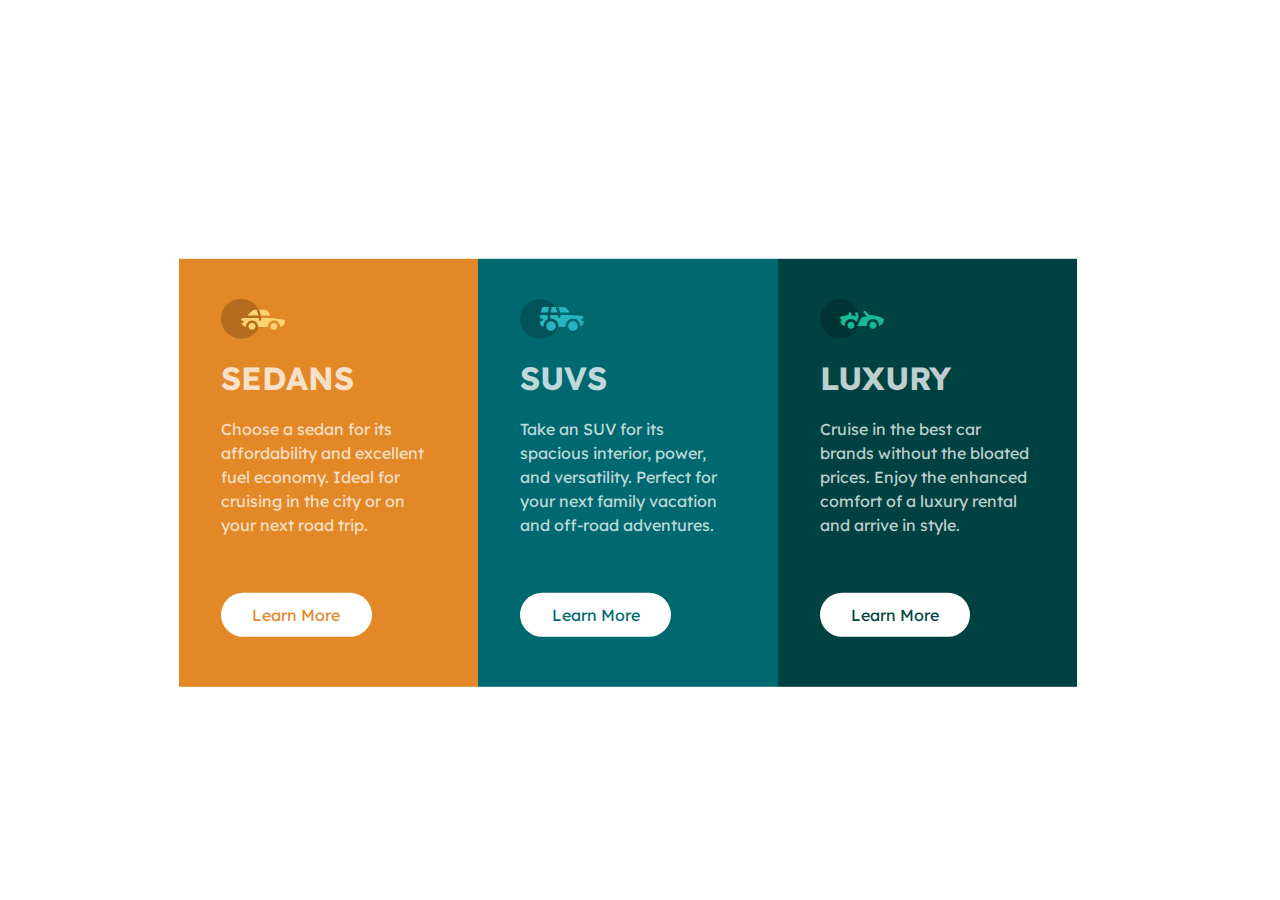
<file: index.html>
<!DOCTYPE html>
<html lang="en">
<head>
    <meta charset="UTF-8">
    <meta http-equiv="X-UA-Compatible" content="IE=edge">
    <meta name="viewport" content="width=device-width, initial-scale=1.0">
    <title>CSS Flexbox Layout</title>
    <link rel="stylesheet" href="css/flexbox.css">
    <link rel="stylesheet" href="css/bootstrap.min.css">
</head>
<body>
    <div class="container">
       <div class="row">
           <a href="grid.html" class="btn my-3" style="color: hsl(179, 100%, 13%)"></a>
            <div class="sedans col-4">
                <div class="card-inside">
                    <div class="svg">
                        <svg width="64" height="40" xmlns="http://www.w3.org/2000/svg">
                            <g fill="none" fill-rule="evenodd">
                                <circle fill="#000" opacity=".201" cx="20" cy="20" r="20" />
                                <path
                                    d="M52.936 24.11c1.942 0 3.517 1.542 3.517 3.445 0 1.903-1.575 3.445-3.517 3.445s-3.516-1.542-3.516-3.445c0-1.903 1.574-3.445 3.516-3.445zm-21.957 0c1.942 0 3.517 1.542 3.517 3.445 0 1.903-1.575 3.445-3.517 3.445s-3.516-1.542-3.516-3.445c0-1.903 1.574-3.445 3.516-3.445zm6.948-4.848v1.429c0 .716.61 1.293 1.348 1.259a1.295 1.295 0 001.225-1.295v-1.393h8.256l13.483 1.313c.956.093 1.676.881 1.676 1.814 0 2.89-2.126 5.303-4.926 5.819.397-3.557-2.458-6.62-6.053-6.62-3.646 0-6.504 3.14-6.039 6.723h-9.879c.466-3.588-2.397-6.722-6.039-6.722-3.595 0-6.45 3.062-6.052 6.62-2.14-.398-3.916-1.912-4.61-3.931h1.142c.731 0 1.32-.598 1.285-1.322-.033-.678-.629-1.2-1.322-1.2H20v-.251c0-1.274 1.066-2.243 2.306-2.243h15.62zM42.59 11c2.645 0 4.99 1.556 5.972 3.963l.726 1.779H40.17L38.413 11h4.178zm-6.865 0l1.758 5.741H26.505l3.357-3.654A6.502 6.502 0 0134.644 11h1.082z"
                                    fill="#FFD473" fill-rule="nonzero" />
                            </g>
                        </svg>
                    </div>
                    <h2>SEDANS</h2>
                    <p>Choose a sedan for its affordability and excellent fuel economy. Ideal for cruising in the city or on your next
                        road
                        trip. </p>
                    <button class="btn btn-sdn">Learn More</button>
                </div>
            </div>
            
            <div class="suvs col-4">
                <div class="card-inside">
                    <div class="svg">
                        <svg width="64" height="40" xmlns="http://www.w3.org/2000/svg">
                            <g fill="none" fill-rule="evenodd">
                                <circle fill="#000" opacity=".201" cx="20" cy="20" r="20" />
                                <path
                                    d="M31.002 22.358c2.917 0 5.18 2.593 4.762 5.506a4.828 4.828 0 01-2.962 3.778 4.797 4.797 0 01-5.3-1.165c-1.188-1.26-1.235-2.613-1.263-2.613-.42-2.924 1.857-5.506 4.763-5.506zm22 0c3.457 0 5.798 3.567 4.41 6.744A4.816 4.816 0 0152.3 31.94a4.826 4.826 0 01-4.06-4.077c-.42-2.915 1.846-5.506 4.762-5.506zm-15.04-6.083v1.462a1.29 1.29 0 001.352 1.29c.693-.033 1.227-.631 1.227-1.326v-1.426h8.3l13.056.716a1.29 1.29 0 011.164.917c.27.895.446 1.477.563 1.87h-1.047c-.694 0-1.291.534-1.324 1.228a1.29 1.29 0 001.288 1.352h1.445c-.164 2.225-1.57 4.193-3.6 5.05.13-4.212-3.255-7.63-7.384-7.63-4.317 0-7.762 3.718-7.358 8.086h-7.285c.43-4.655-3.503-8.531-8.131-8.046v-3.543h7.734zm-10.312 0v4.308a7.4 7.4 0 00-4.006 7.274 3.874 3.874 0 01-3.642-3.864v-1.635h1.46a1.29 1.29 0 000-2.58h-1.461v-3.213l.003-.29h7.646zm14.986-8.196c2.65 0 5 1.592 5.984 4.055l.63 1.579a5.525 5.525 0 01-.065-.004l-.026-.002-.034-.002-.022-.002a4.178 4.178 0 00-.224-.006l-.098-.001h-.039l-.136-.001h-.052l-.326-.001H40.211L38.528 8.08zm-13.632 0l-1.122 5.616h-7.144l1.47-4.71a1.29 1.29 0 011.231-.906h5.565zm6.832 0l1.683 5.615h-7.007l1.121-5.615h4.203z"
                                    fill="#26B5C0" fill-rule="nonzero" />
                            </g>
                        </svg>
                    </div>
                    <h2>SUVS</h2>
                    <p>Take an SUV for its spacious interior, power, and versatility. Perfect for your next family vacation and off-road
                        adventures.</p>
                    <button class="btn btn-suv">Learn More</button>
                </div>
            </div>
            
            <div class="luxury col-4">
                <div class="card-inside">
                    <div class="svg">
                        <svg width="64" height="40" xmlns="http://www.w3.org/2000/svg">
                            <g fill="none" fill-rule="evenodd">
                                <circle fill="#000" opacity=".201" cx="20" cy="20" r="20" />
                                <path
                                    d="M30.98 22.835c1.941 0 3.516 1.604 3.516 3.583 0 1.978-1.575 3.582-3.517 3.582s-3.516-1.604-3.516-3.582c0-1.979 1.574-3.583 3.516-3.583zm21.956 0c1.942 0 3.517 1.604 3.517 3.583 0 1.978-1.575 3.582-3.517 3.582s-3.516-1.604-3.516-3.582c0-1.979 1.574-3.583 3.516-3.583zm-9.143-10.45a1.27 1.27 0 011.819 0l3.715 3.784c4.444-.115 9.7 1.142 13.964 3.753.387.237.624.664.624 1.124 0 3.006-2.126 5.514-4.926 6.05.397-3.698-2.458-6.882-6.053-6.882-3.646 0-6.504 3.264-6.039 6.99h-9.669c.76-1.544.993-2.026 1.337-2.711l.082-.162c.421-.835 1.056-2.07 2.883-5.65 1.68-.023 3.47-.408 5.247-1.403l-2.984-3.04a1.328 1.328 0 010-1.854zm-7.68 1.064c.683-.2 1.395.202 1.592.898l.749 2.652a3.46 3.46 0 01-.247 2.51l-1.733 3.395-.216.424c-1.07-1.89-3.06-3.114-5.279-3.114-3.595 0-6.45 3.184-6.052 6.885-1.832-.347-3.414-1.537-4.278-3.276a1.331 1.331 0 01.117-1.376l.955-1.303-1.325-1.295c-.751-.735-.376-2.024.64-2.231l6.614-1.346.13-.026c.092-.019.145-.03.157-.031.314-.146 1.07-.591 1.07-1.506 0-.734.592-1.327 1.316-1.31.712.016 1.268.662 1.256 1.388a4.11 4.11 0 01-.348 1.611 22.69 22.69 0 014.7 1.146l-.7-2.473a1.314 1.314 0 01.882-1.622z"
                                    fill="#19B89D" fill-rule="nonzero" />
                            </g>
                        </svg>
                    </div>
                    <h2>LUXURY</h2>
                    <p>Cruise in the best car brands without the bloated prices. Enjoy the enhanced comfort of a luxury rental and
                        arrive in style.</p>
                    <button class="btn btn-lux">Learn More</button>
                </div>
            </div>
        </div>
        
    </div>
</body>
</html>
</file>
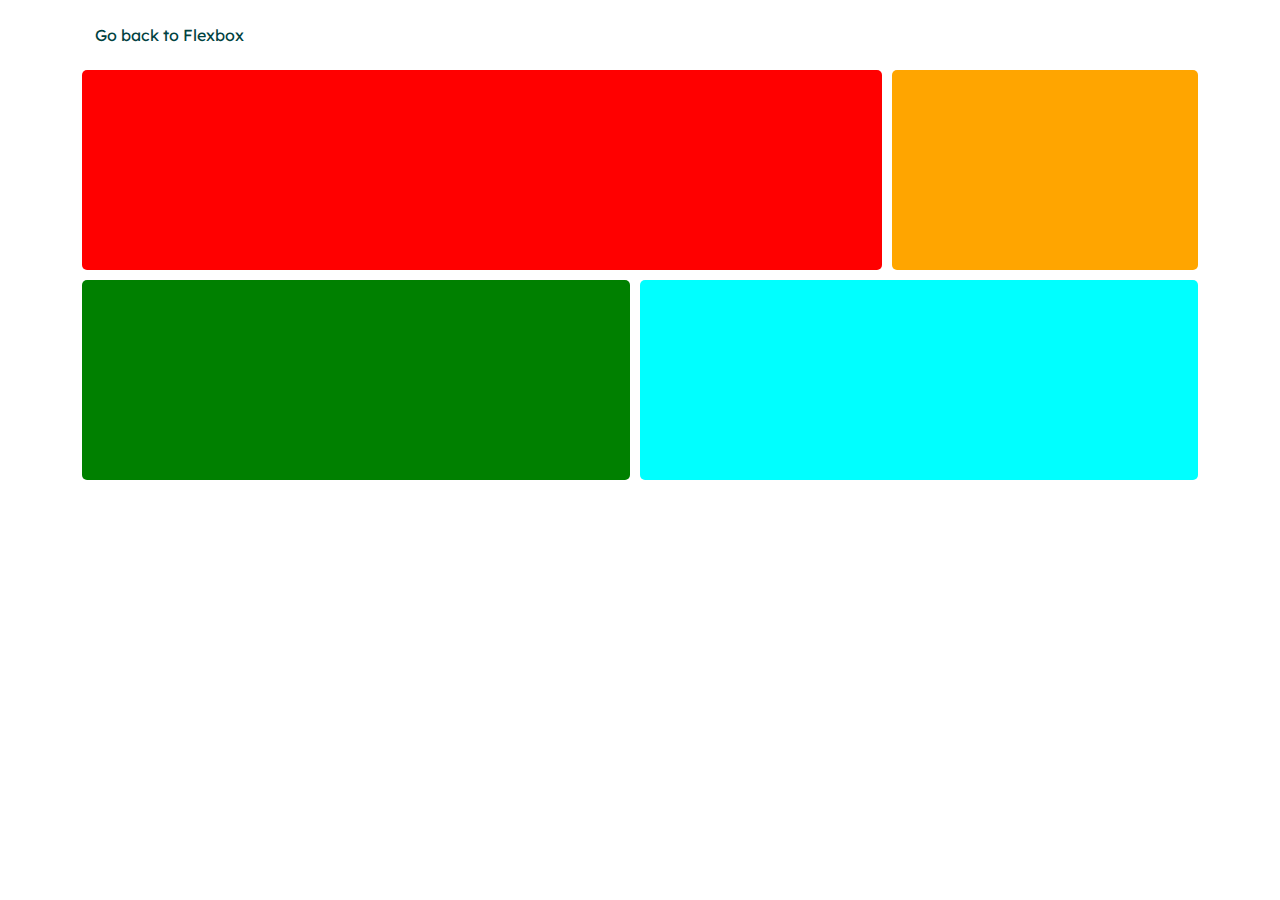
<file: grid.html>
<!DOCTYPE html>
<html lang="en">
<head>
    <meta charset="UTF-8">
    <meta http-equiv="X-UA-Compatible" content="IE=edge">
    <meta name="viewport" content="width=device-width, initial-scale=1.0">
    <title>CSS Grid Layout</title>
    <link rel="stylesheet" href="css/grid.css">
    <link rel="stylesheet" href="css/bootstrap.min.css">
</head>
<body>
   <div class="container">
    <a href="index.html" class="btn my-3" style="color: hsl(179, 100%, 13%)"> Go back to Flexbox </a>
       <main>
        <div class="red"></div>
        <div class="orange"></div>
        <div class="green"></div>
        <div class="cyan"></div>
       </main>
    </div>
</body>
</html>
</file>
<file: css/flexbox.css>
@import url('https://fonts.googleapis.com/css2?family=Lexend+Deca:wght@100;200;300;400;500;600;700;800;900&display=swap');
@import url('https://fonts.googleapis.com/css2?family=Big+Shoulders+Display:wght@100;200;300;400;500;600;700;800;900&display=swap');

* {
    padding: 0;
    margin: 0;
    font-family: 'Big Shoulders Display', cursive; 
    font-family: 'Lexend Deca', sans-serif;
}

body {
    background-color: hsla(0, 0%, 100%, 0.75);  
    max-height: 100%;
}

.col-4 h2 {
    color: hsla(0, 0%, 100%, 0.75);
    font-weight: 700;
    margin: 20px 0;
}

p {
    color: hsla(0, 0%, 100%, 0.75);
}

.row {
   position: absolute;
  top: 50%;
  left: 50%;
  transform: translate(-50%, -50%);
  width: 900px;
  border: 1px solid white;
  border-radius: 40px;
}

.card-inside {
    padding: 30px 20px;
    margin: 10px;
}

.svg {
    margin-bottom: 20px;
}

.col-4 .btn{
    padding: 10px 20px;
    border: none;
    border-radius: 24px;
    width: 70%;
    text-align: center;
    cursor: pointer;
    background-color: hsla(0, 0%, 100%, 1);
    margin: 40px 0 10px 0;
}

.col-4  .btn-sdn {
    color: hsl(31, 77%, 52%)
}

.col-4  .btn-sdn:hover {
      border: 2px solid #fff;
    color: #fff;
}

.col-4  .btn-suv {
    color:hsl(184, 100%, 22%);
}

.col-4  .btn-suv:hover {
      border: 2px solid #fff;
    color: #fff;
}

.col-4  .btn-lux {
    color:hsl(179, 100%, 13%);
}

.col-4  .btn-lux:hover {
    border: 2px solid #fff;
    color: #fff;
}

.sedans {
    background-color: hsl(31, 77%, 52%);
}

.suvs {
    background-color: hsl(184, 100%, 22%);
}

.luxury {
    background-color: hsl(179, 100%, 13%);
}
</file>
<file: css/grid.css>
@import url('https://fonts.googleapis.com/css2?family=Lexend+Deca:wght@100;200;300;400;500;600;700;800;900&display=swap');
@import url('https://fonts.googleapis.com/css2?family=Big+Shoulders+Display:wght@100;200;300;400;500;600;700;800;900&display=swap');

* {
    padding: 0;
    margin: 0;
    font-family: 'Big Shoulders Display', cursive; 
    font-family: 'Lexend Deca', sans-serif;
}

body {
    min-height: 100vh;
}

main {
    display: grid;
     grid-template-areas: 
    'a a a b'
    'c c d d'
    ;
    gap: 10px;
    width: 100%;
    margin: auto;
}

main div {
    padding: 2em;
    height: 200px;
    border-radius: 5px;
}

.red {
    background-color: red;
    grid-area: a;
}

.orange {
    background-color: orange;
    grid-area: b;
}

.green { 
    background-color: green;
    grid-area: c;
}

.cyan {
    background-color: cyan;
    grid-area: d;
}
</file>
